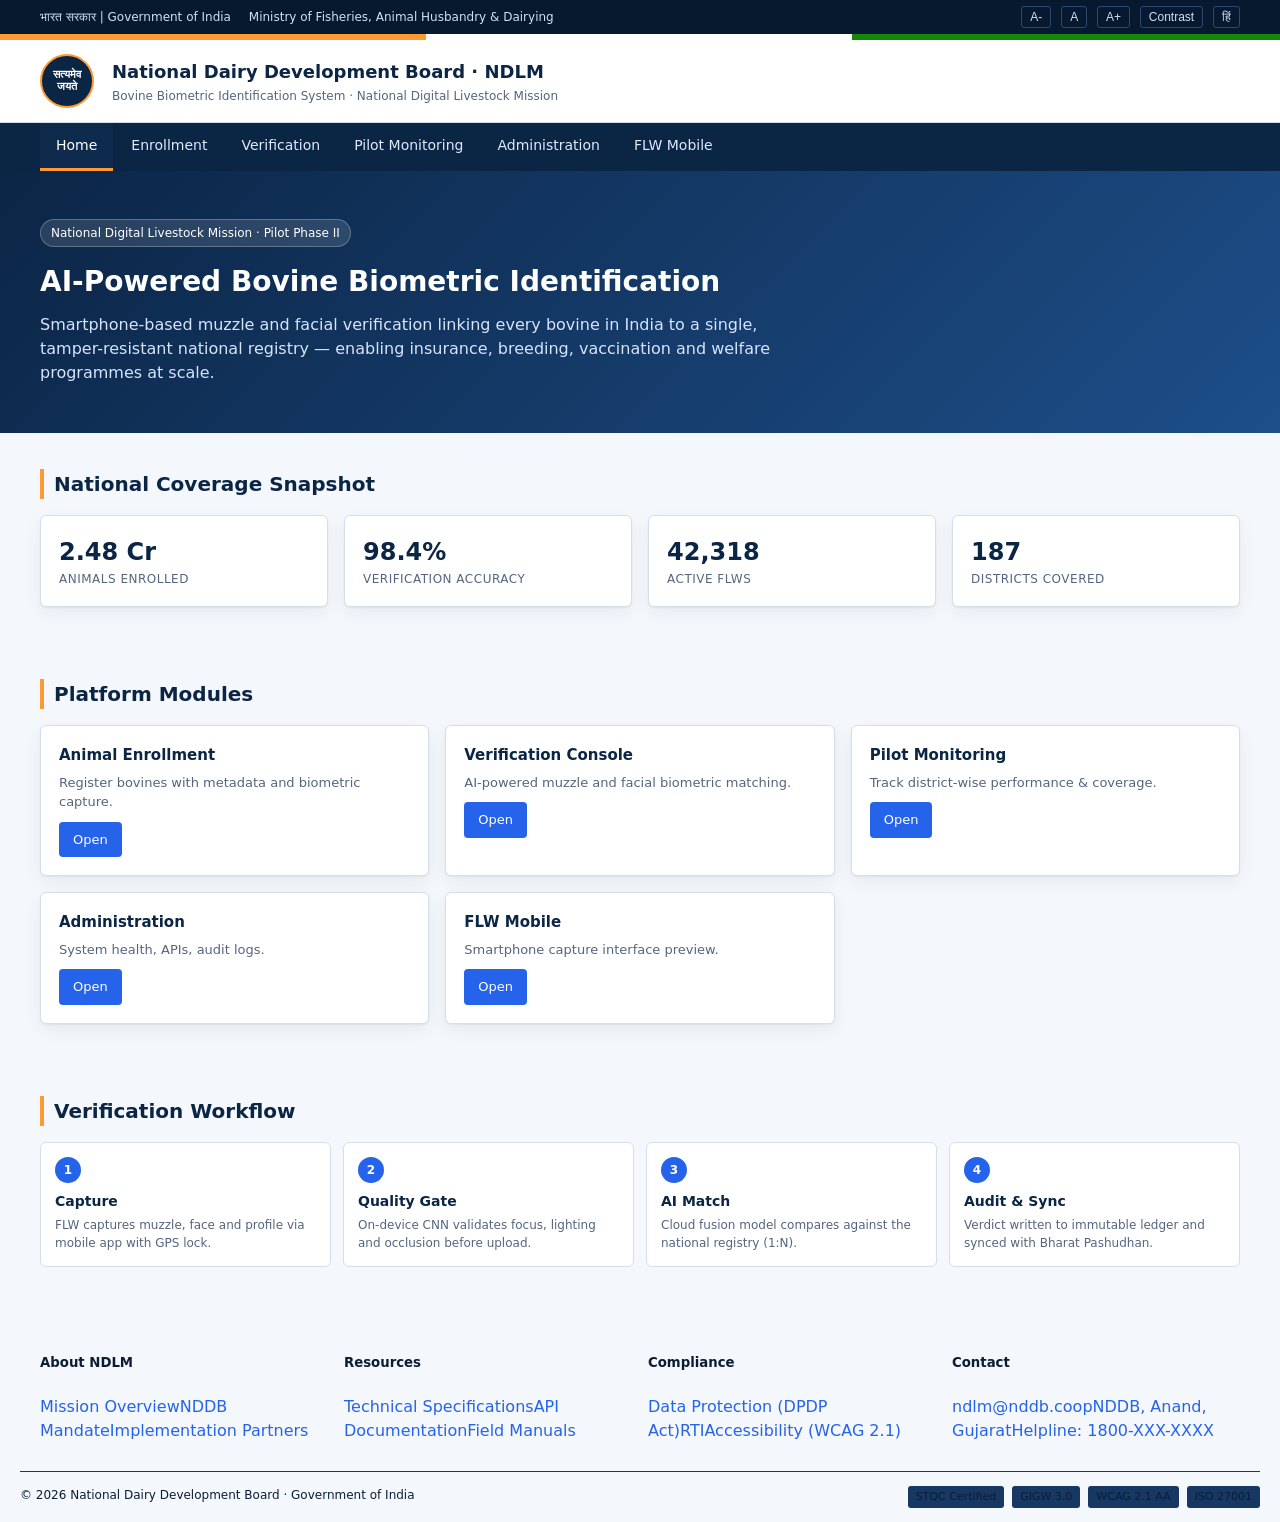
<file: static-site/index.html>
<!doctype html>
<html lang="en">
<head>
<meta charset="utf-8"/>
<meta name="viewport" content="width=device-width,initial-scale=1"/>
<title>NDDB · NDLM Bovine Biometric Identification System</title>
<meta name="description" content="National Digital Livestock Mission – Bovine Biometric Identification Platform by NDDB."/>
<link rel="stylesheet" href="styles.css"/>
</head>
<body>
<div id="gov-header"></div>

<section class="hero"><div class="container">
  <span class="badge">National Digital Livestock Mission · Pilot Phase II</span>
  <h2>AI-Powered Bovine Biometric Identification</h2>
  <p>Smartphone-based muzzle and facial verification linking every bovine in India to a single, tamper-resistant national registry — enabling insurance, breeding, vaccination and welfare programmes at scale.</p>
</div></section>

<section class="section"><div class="container">
  <h3>National Coverage Snapshot</h3>
  <div class="grid cols-4" id="stats-grid"></div>
</div></section>

<section class="section"><div class="container">
  <h3>Platform Modules</h3>
  <div class="grid cols-3" id="modules-grid"></div>
</div></section>

<section class="section"><div class="container">
  <h3>Verification Workflow</h3>
  <div class="workflow">
    <div class="step"><div class="n">1</div><h5>Capture</h5><p>FLW captures muzzle, face and profile via mobile app with GPS lock.</p></div>
    <div class="step"><div class="n">2</div><h5>Quality Gate</h5><p>On-device CNN validates focus, lighting and occlusion before upload.</p></div>
    <div class="step"><div class="n">3</div><h5>AI Match</h5><p>Cloud fusion model compares against the national registry (1:N).</p></div>
    <div class="step"><div class="n">4</div><h5>Audit & Sync</h5><p>Verdict written to immutable ledger and synced with Bharat Pashudhan.</p></div>
  </div>
</div></section>

<div id="gov-footer"></div>
<script src="app.js"></script>
<script>
NDLM.data().then(d=>{
  document.getElementById("stats-grid").innerHTML = d.stats.map(s=>
    `<div class="card stat"><div class="value">${s.value}</div><div class="label">${s.label}</div></div>`).join("");
  document.getElementById("modules-grid").innerHTML = d.modules.map(m=>
    `<div class="card module"><h4>${m.title}</h4><p>${m.desc}</p><a class="btn" href="${m.href}">Open</a></div>`).join("");
});
</script>
</body></html>
</file>
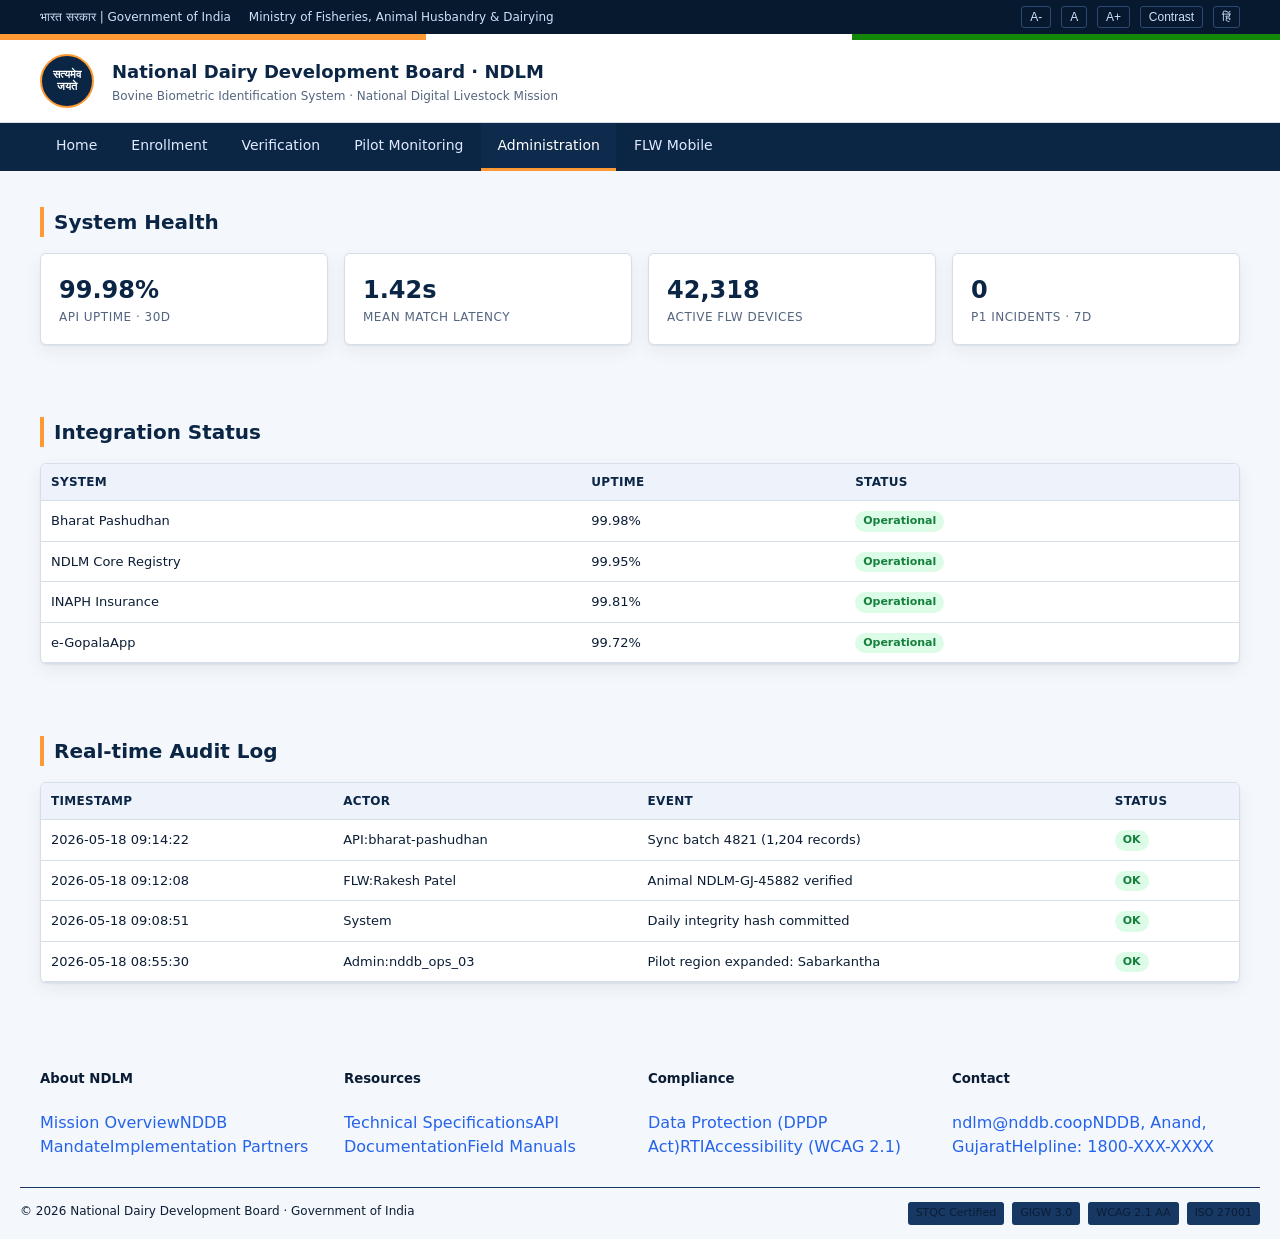
<file: static-site/admin.html>
<!doctype html>
<html lang="en">
<head>
<meta charset="utf-8"/><meta name="viewport" content="width=device-width,initial-scale=1"/>
<title>Administration · NDLM</title>
<link rel="stylesheet" href="styles.css"/>
</head>
<body>
<div id="gov-header"></div>
<section class="section"><div class="container">
  <h3>System Health</h3>
  <div class="grid cols-4">
    <div class="card stat"><div class="value">99.98%</div><div class="label">API Uptime · 30d</div></div>
    <div class="card stat"><div class="value">1.42s</div><div class="label">Mean Match Latency</div></div>
    <div class="card stat"><div class="value">42,318</div><div class="label">Active FLW Devices</div></div>
    <div class="card stat"><div class="value">0</div><div class="label">P1 Incidents · 7d</div></div>
  </div>
</div></section>

<section class="section"><div class="container">
  <h3>Integration Status</h3>
  <div class="card" style="padding:0;overflow:auto">
    <table>
      <thead><tr><th>System</th><th>Uptime</th><th>Status</th></tr></thead>
      <tbody id="int-rows"></tbody>
    </table>
  </div>
</div></section>

<section class="section"><div class="container">
  <h3>Real-time Audit Log</h3>
  <div class="card" style="padding:0;overflow:auto">
    <table>
      <thead><tr><th>Timestamp</th><th>Actor</th><th>Event</th><th>Status</th></tr></thead>
      <tbody id="audit-rows"></tbody>
    </table>
  </div>
</div></section>

<div id="gov-footer"></div>
<script src="app.js"></script>
<script>
NDLM.data().then(d=>{
  document.getElementById("int-rows").innerHTML = d.integrations.map(i=>
    `<tr><td>${i.name}</td><td>${i.uptime}</td><td><span class="tag ok">${i.status}</span></td></tr>`).join("");
  document.getElementById("audit-rows").innerHTML = d.auditLogs.map(l=>
    `<tr><td>${l.ts}</td><td>${l.actor}</td><td>${l.event}</td><td><span class="tag ok">${l.status}</span></td></tr>`).join("");
});
</script>
</body></html>
</file>
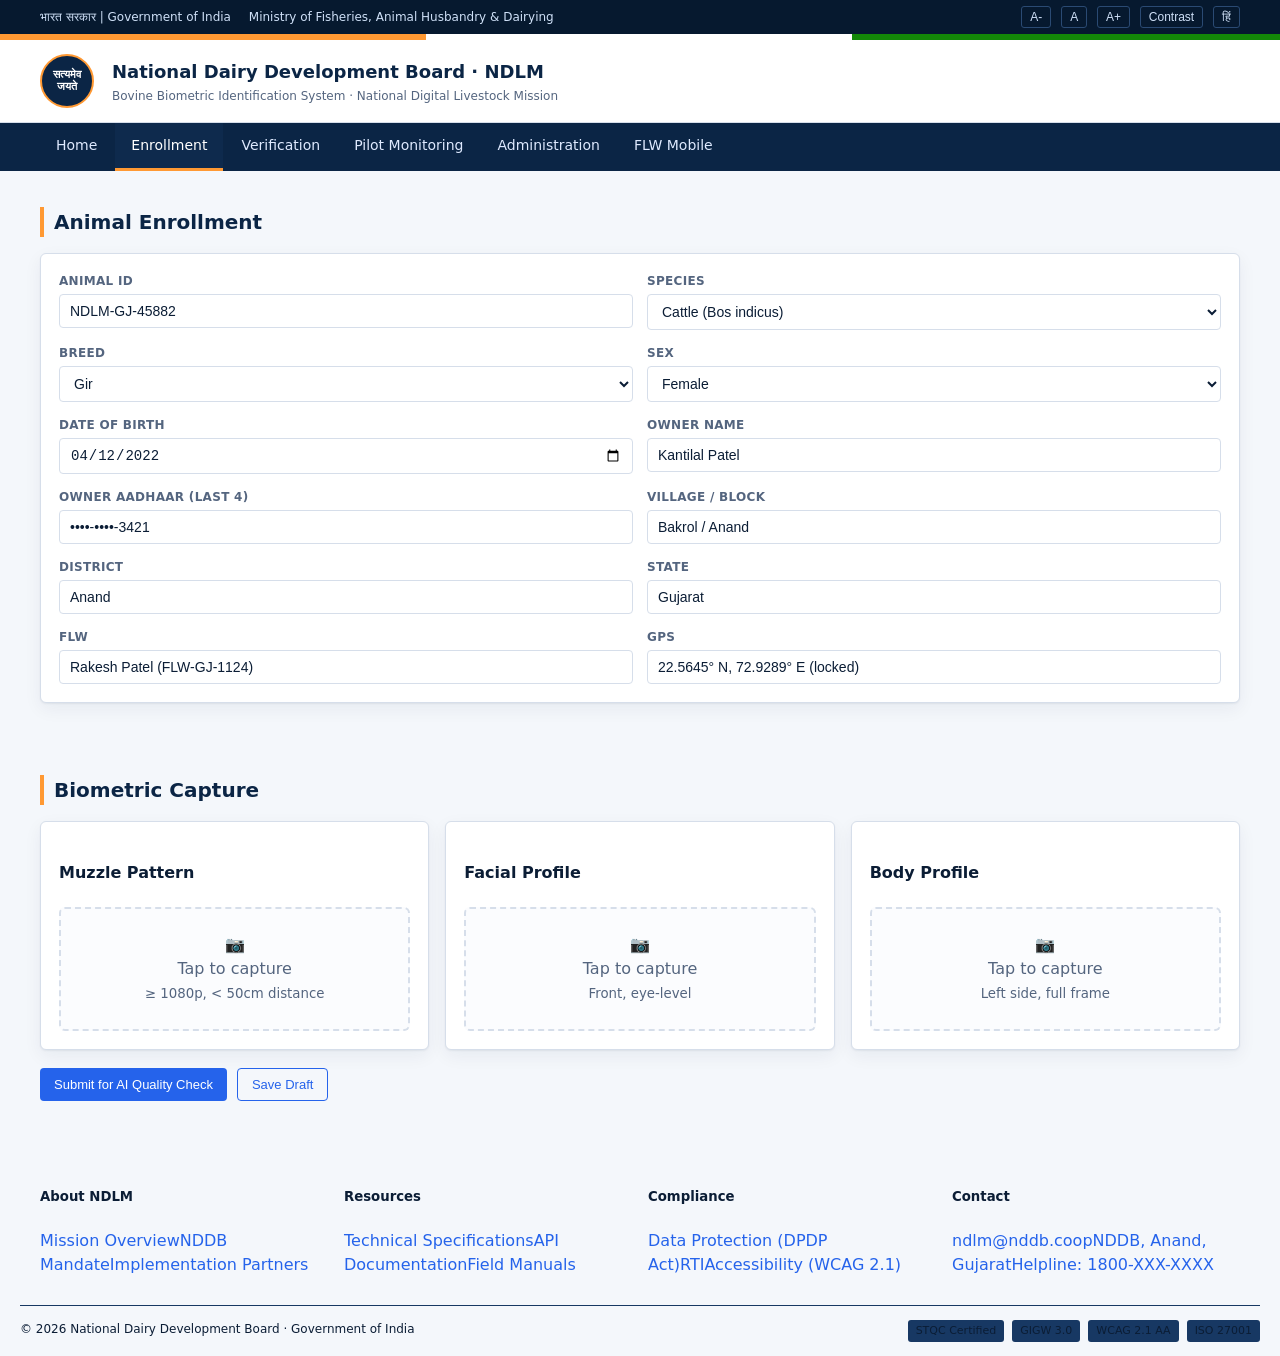
<file: static-site/enrollment.html>
<!doctype html>
<html lang="en">
<head>
<meta charset="utf-8"/><meta name="viewport" content="width=device-width,initial-scale=1"/>
<title>Animal Enrollment · NDLM</title>
<link rel="stylesheet" href="styles.css"/>
</head>
<body>
<div id="gov-header"></div>
<section class="section"><div class="container">
  <h3>Animal Enrollment</h3>
  <div class="card">
    <div class="form-grid">
      <div class="field"><label>Animal ID</label><input value="NDLM-GJ-45882" readonly/></div>
      <div class="field"><label>Species</label>
        <select><option>Cattle (Bos indicus)</option><option>Buffalo (Bubalus bubalis)</option></select></div>
      <div class="field"><label>Breed</label>
        <select><option>Gir</option><option>Sahiwal</option><option>Murrah</option><option>Tharparkar</option></select></div>
      <div class="field"><label>Sex</label>
        <select><option>Female</option><option>Male</option></select></div>
      <div class="field"><label>Date of Birth</label><input type="date" value="2022-04-12"/></div>
      <div class="field"><label>Owner Name</label><input value="Kantilal Patel"/></div>
      <div class="field"><label>Owner Aadhaar (last 4)</label><input value="••••-••••-3421" readonly/></div>
      <div class="field"><label>Village / Block</label><input value="Bakrol / Anand"/></div>
      <div class="field"><label>District</label><input value="Anand"/></div>
      <div class="field"><label>State</label><input value="Gujarat"/></div>
      <div class="field"><label>FLW</label><input value="Rakesh Patel (FLW-GJ-1124)" readonly/></div>
      <div class="field"><label>GPS</label><input value="22.5645° N, 72.9289° E (locked)" readonly/></div>
    </div>
  </div>
</div></section>

<section class="section"><div class="container">
  <h3>Biometric Capture</h3>
  <div class="grid cols-3">
    <div class="card"><h4>Muzzle Pattern</h4><div class="capture">📷<br>Tap to capture<br><small>≥ 1080p, < 50cm distance</small></div></div>
    <div class="card"><h4>Facial Profile</h4><div class="capture">📷<br>Tap to capture<br><small>Front, eye-level</small></div></div>
    <div class="card"><h4>Body Profile</h4><div class="capture">📷<br>Tap to capture<br><small>Left side, full frame</small></div></div>
  </div>
  <div style="margin-top:18px;display:flex;gap:10px;flex-wrap:wrap">
    <button class="btn">Submit for AI Quality Check</button>
    <button class="btn outline">Save Draft</button>
  </div>
</div></section>

<div id="gov-footer"></div>
<script src="app.js"></script>
</body></html>
</file>
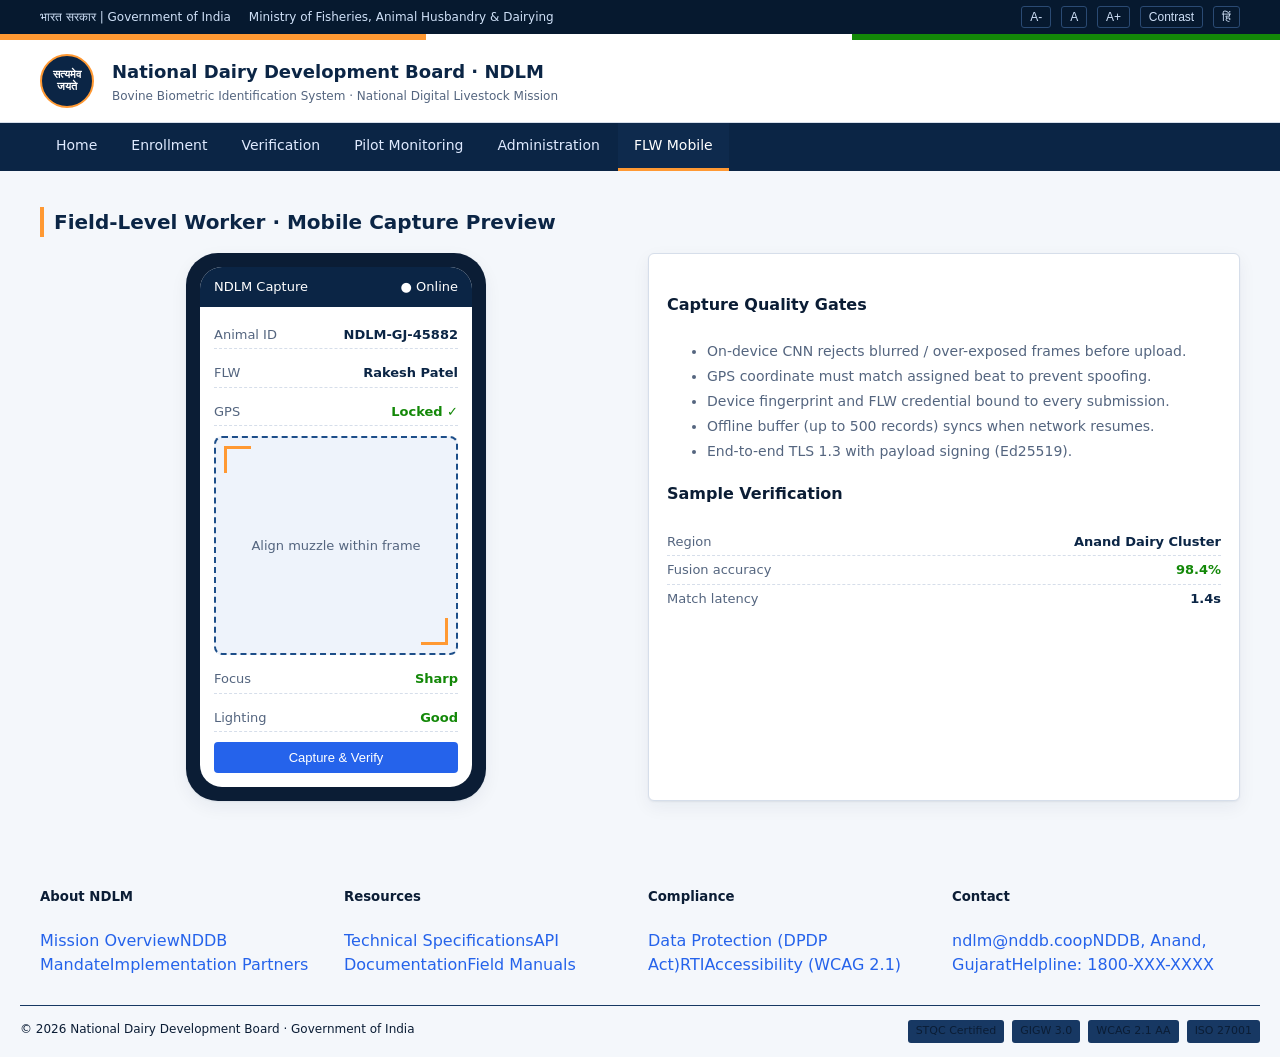
<file: static-site/mobile.html>
<!doctype html>
<html lang="en">
<head>
<meta charset="utf-8"/><meta name="viewport" content="width=device-width,initial-scale=1"/>
<title>FLW Mobile Capture · NDLM</title>
<link rel="stylesheet" href="styles.css"/>
</head>
<body>
<div id="gov-header"></div>
<section class="section"><div class="container">
  <h3>Field-Level Worker · Mobile Capture Preview</h3>
  <div class="dual">
    <div class="phone">
      <div class="phone-screen">
        <div class="phone-head"><span>NDLM Capture</span><span>● Online</span></div>
        <div class="phone-body">
          <div class="kv"><span>Animal ID</span><span>NDLM-GJ-45882</span></div>
          <div class="kv"><span>FLW</span><span>Rakesh Patel</span></div>
          <div class="kv"><span>GPS</span><span style="color:#138808">Locked ✓</span></div>
          <div class="viewfinder">Align muzzle within frame</div>
          <div class="kv"><span>Focus</span><span style="color:#138808">Sharp</span></div>
          <div class="kv"><span>Lighting</span><span style="color:#138808">Good</span></div>
          <button class="btn" style="width:100%">Capture & Verify</button>
        </div>
      </div>
    </div>
    <div class="card">
      <h4>Capture Quality Gates</h4>
      <ul style="color:var(--muted);font-size:14px;line-height:1.8">
        <li>On-device CNN rejects blurred / over-exposed frames before upload.</li>
        <li>GPS coordinate must match assigned beat to prevent spoofing.</li>
        <li>Device fingerprint and FLW credential bound to every submission.</li>
        <li>Offline buffer (up to 500 records) syncs when network resumes.</li>
        <li>End-to-end TLS 1.3 with payload signing (Ed25519).</li>
      </ul>
      <h4 style="margin-top:18px">Sample Verification</h4>
      <div class="kv"><span>Region</span><span>Anand Dairy Cluster</span></div>
      <div class="kv"><span>Fusion accuracy</span><span style="color:var(--india-green)">98.4%</span></div>
      <div class="kv"><span>Match latency</span><span>1.4s</span></div>
    </div>
  </div>
</div></section>
<div id="gov-footer"></div>
<script src="app.js"></script>
</body></html>
</file>
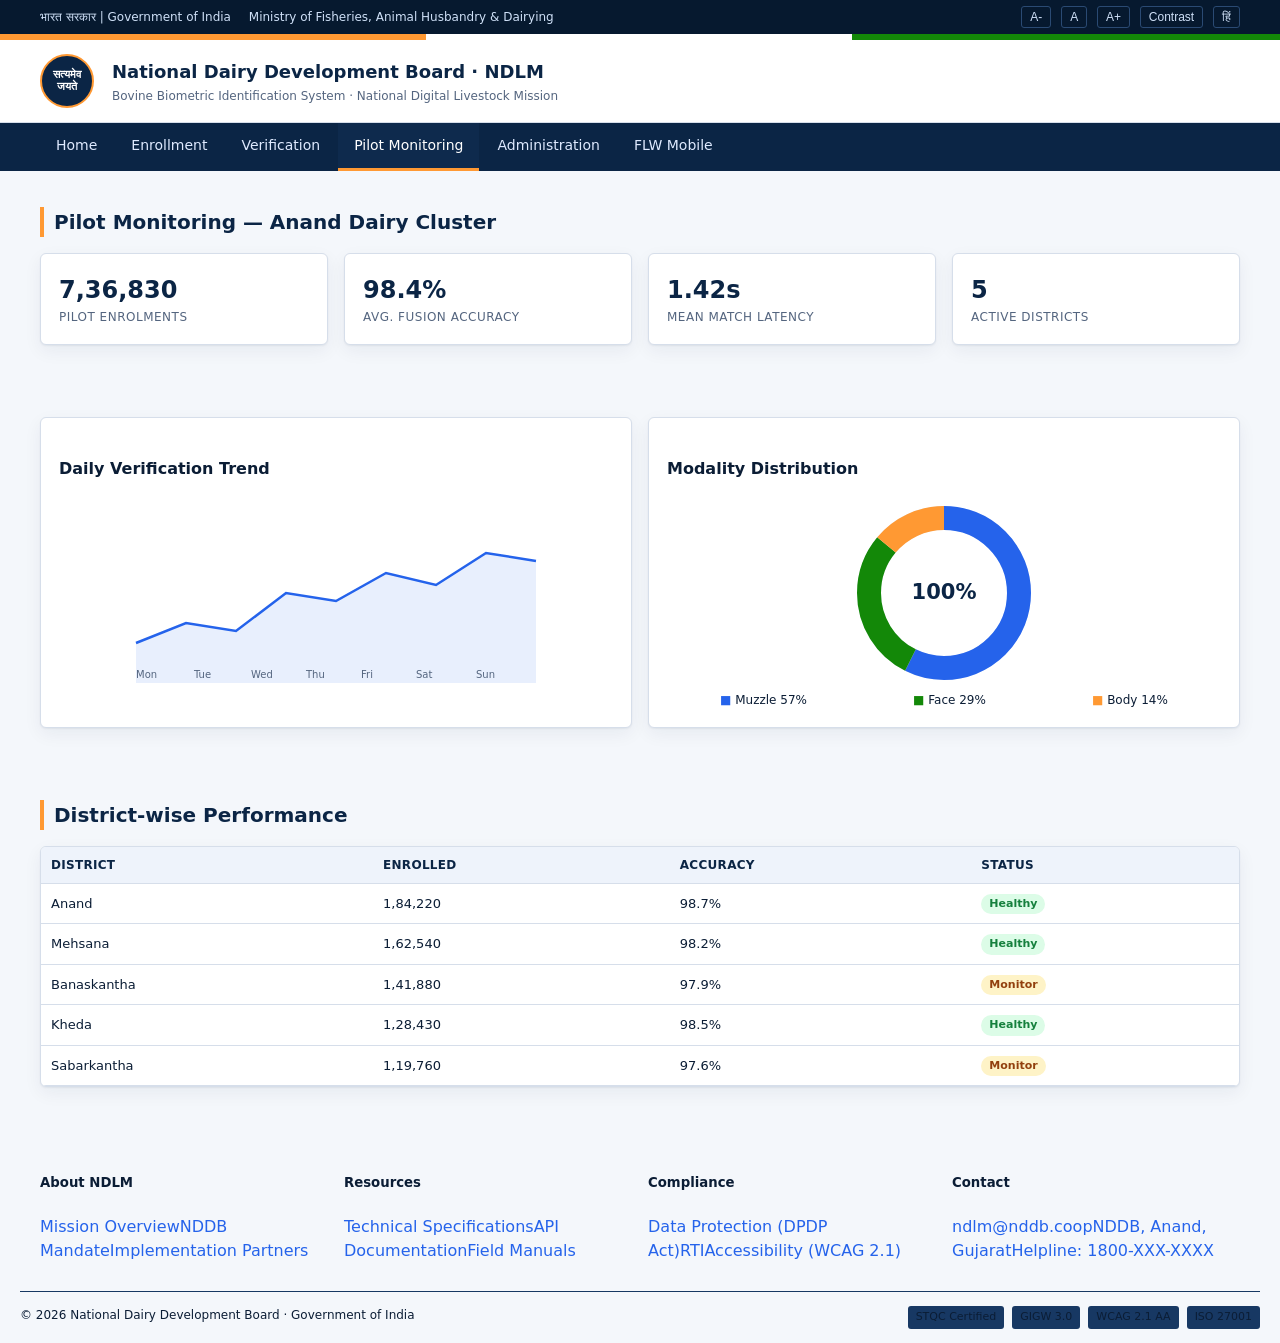
<file: static-site/monitoring.html>
<!doctype html>
<html lang="en">
<head>
<meta charset="utf-8"/><meta name="viewport" content="width=device-width,initial-scale=1"/>
<title>Pilot Monitoring · NDLM</title>
<link rel="stylesheet" href="styles.css"/>
</head>
<body>
<div id="gov-header"></div>
<section class="section"><div class="container">
  <h3>Pilot Monitoring — Anand Dairy Cluster</h3>
  <div class="grid cols-4">
    <div class="card stat"><div class="value">7,36,830</div><div class="label">Pilot enrolments</div></div>
    <div class="card stat"><div class="value">98.4%</div><div class="label">Avg. fusion accuracy</div></div>
    <div class="card stat"><div class="value">1.42s</div><div class="label">Mean match latency</div></div>
    <div class="card stat"><div class="value">5</div><div class="label">Active districts</div></div>
  </div>
</div></section>

<section class="section"><div class="container">
  <div class="dual">
    <div class="card"><h4>Daily Verification Trend</h4>
      <svg viewBox="0 0 400 180" width="100%" height="180" role="img" aria-label="Verification trend chart">
        <polyline fill="none" stroke="#2563eb" stroke-width="2.5"
          points="0,140 50,120 100,128 150,90 200,98 250,70 300,82 350,50 400,58"/>
        <polyline fill="rgba(37,99,235,.1)" stroke="none"
          points="0,140 50,120 100,128 150,90 200,98 250,70 300,82 350,50 400,58 400,180 0,180"/>
        <g font-size="10" fill="#54657f">
          <text x="0" y="175">Mon</text><text x="58" y="175">Tue</text><text x="115" y="175">Wed</text>
          <text x="170" y="175">Thu</text><text x="225" y="175">Fri</text><text x="280" y="175">Sat</text><text x="340" y="175">Sun</text>
        </g>
      </svg>
    </div>
    <div class="card"><h4>Modality Distribution</h4>
      <div class="donut">
        <svg viewBox="0 0 120 120" width="180" height="180" role="img" aria-label="Modality donut chart">
          <circle r="50" cx="60" cy="60" fill="none" stroke="#e7edf6" stroke-width="16"/>
          <circle r="50" cx="60" cy="60" fill="none" stroke="#2563eb" stroke-width="16"
            stroke-dasharray="180 314" transform="rotate(-90 60 60)"/>
          <circle r="50" cx="60" cy="60" fill="none" stroke="#138808" stroke-width="16"
            stroke-dasharray="90 314" stroke-dashoffset="-180" transform="rotate(-90 60 60)"/>
          <circle r="50" cx="60" cy="60" fill="none" stroke="#ff9933" stroke-width="16"
            stroke-dasharray="44 314" stroke-dashoffset="-270" transform="rotate(-90 60 60)"/>
          <text x="60" y="64" text-anchor="middle" font-size="14" fill="#0b2545" font-weight="700">100%</text>
        </svg>
      </div>
      <div style="display:flex;justify-content:space-around;font-size:12px;margin-top:8px">
        <span><b style="color:#2563eb">■</b> Muzzle 57%</span>
        <span><b style="color:#138808">■</b> Face 29%</span>
        <span><b style="color:#ff9933">■</b> Body 14%</span>
      </div>
    </div>
  </div>
</div></section>

<section class="section"><div class="container">
  <h3>District-wise Performance</h3>
  <div class="card" style="padding:0;overflow:auto">
    <table>
      <thead><tr><th>District</th><th>Enrolled</th><th>Accuracy</th><th>Status</th></tr></thead>
      <tbody id="dist-rows"></tbody>
    </table>
  </div>
</div></section>

<div id="gov-footer"></div>
<script src="app.js"></script>
<script>
NDLM.data().then(d=>{
  document.getElementById("dist-rows").innerHTML = d.districts.map(r=>
    `<tr><td>${r.name}</td><td>${r.enrolled.toLocaleString("en-IN")}</td><td>${r.accuracy}%</td>
     <td><span class="tag ${r.accuracy>=98?"ok":"warn"}">${r.accuracy>=98?"Healthy":"Monitor"}</span></td></tr>`).join("");
});
</script>
</body></html>
</file>
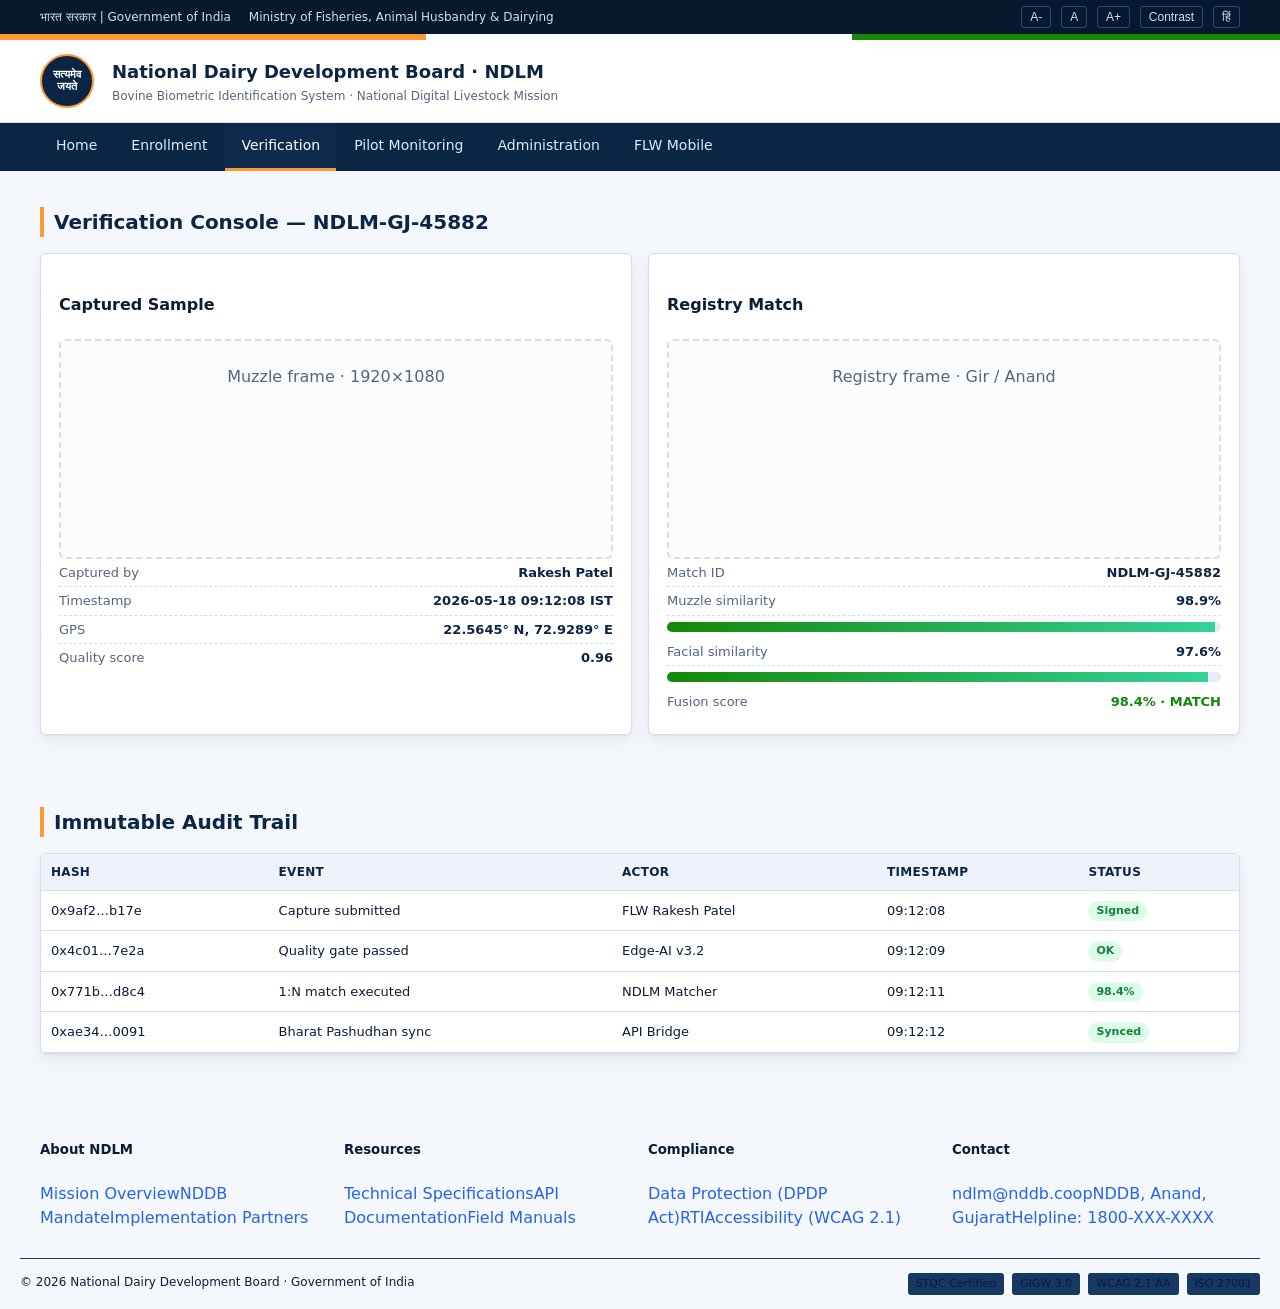
<file: static-site/verification.html>
<!doctype html>
<html lang="en">
<head>
<meta charset="utf-8"/><meta name="viewport" content="width=device-width,initial-scale=1"/>
<title>Verification Console · NDLM</title>
<link rel="stylesheet" href="styles.css"/>
</head>
<body>
<div id="gov-header"></div>
<section class="section"><div class="container">
  <h3>Verification Console — NDLM-GJ-45882</h3>
  <div class="dual">
    <div class="card"><h4>Captured Sample</h4>
      <div class="capture" style="min-height:220px">Muzzle frame · 1920×1080</div>
      <div class="kv"><span>Captured by</span><span>Rakesh Patel</span></div>
      <div class="kv"><span>Timestamp</span><span>2026-05-18 09:12:08 IST</span></div>
      <div class="kv"><span>GPS</span><span>22.5645° N, 72.9289° E</span></div>
      <div class="kv"><span>Quality score</span><span>0.96</span></div>
    </div>
    <div class="card"><h4>Registry Match</h4>
      <div class="capture" style="min-height:220px">Registry frame · Gir / Anand</div>
      <div class="kv"><span>Match ID</span><span>NDLM-GJ-45882</span></div>
      <div class="kv"><span>Muzzle similarity</span><span>98.9%</span></div>
      <div class="match-bar"><span style="width:98.9%"></span></div>
      <div class="kv"><span>Facial similarity</span><span>97.6%</span></div>
      <div class="match-bar"><span style="width:97.6%"></span></div>
      <div class="kv"><span>Fusion score</span><span style="color:var(--india-green)">98.4% · MATCH</span></div>
    </div>
  </div>
</div></section>

<section class="section"><div class="container">
  <h3>Immutable Audit Trail</h3>
  <div class="card" style="padding:0;overflow:auto">
    <table>
      <thead><tr><th>Hash</th><th>Event</th><th>Actor</th><th>Timestamp</th><th>Status</th></tr></thead>
      <tbody>
        <tr><td>0x9af2…b17e</td><td>Capture submitted</td><td>FLW Rakesh Patel</td><td>09:12:08</td><td><span class="tag ok">Signed</span></td></tr>
        <tr><td>0x4c01…7e2a</td><td>Quality gate passed</td><td>Edge-AI v3.2</td><td>09:12:09</td><td><span class="tag ok">OK</span></td></tr>
        <tr><td>0x771b…d8c4</td><td>1:N match executed</td><td>NDLM Matcher</td><td>09:12:11</td><td><span class="tag ok">98.4%</span></td></tr>
        <tr><td>0xae34…0091</td><td>Bharat Pashudhan sync</td><td>API Bridge</td><td>09:12:12</td><td><span class="tag ok">Synced</span></td></tr>
      </tbody>
    </table>
  </div>
</div></section>
<div id="gov-footer"></div>
<script src="app.js"></script>
</body></html>
</file>
<file: static-site/styles.css>
:root{
  --gov-navy:#0b2545;
  --gov-blue:#13315c;
  --gov-blue-2:#1d4e89;
  --gov-accent:#2563eb;
  --saffron:#ff9933;
  --india-green:#138808;
  --bg:#f4f7fb;
  --surface:#ffffff;
  --border:#d6deea;
  --text:#0b1d35;
  --muted:#54657f;
  --shadow:0 1px 2px rgba(11,37,69,.06),0 6px 18px rgba(11,37,69,.06);
}
.high-contrast{
  --bg:#000;--surface:#000;--text:#fff;--muted:#ffeb3b;
  --border:#fff;--gov-navy:#000;--gov-blue:#000;--gov-accent:#ffeb3b;
}
*{box-sizing:border-box}
html,body{margin:0;padding:0;background:var(--bg);color:var(--text);font-family:"Inter","Segoe UI",system-ui,Arial,sans-serif;line-height:1.5}
a{color:var(--gov-accent);text-decoration:none}
a:hover{text-decoration:underline}
.container{max-width:1240px;margin:0 auto;padding:0 20px}
.utility-bar{background:#06192f;color:#cfe0f7;font-size:12px}
.utility-bar .container{display:flex;justify-content:space-between;align-items:center;height:34px;flex-wrap:wrap;gap:8px}
.utility-bar .left span{margin-right:14px}
.utility-bar button{background:transparent;border:1px solid #2a4a73;color:#cfe0f7;font-size:12px;padding:3px 8px;border-radius:3px;cursor:pointer;margin-left:6px}
.utility-bar button:hover{background:#0e2a4d}
.gov-strip{height:6px;background:linear-gradient(90deg,var(--saffron) 0 33.3%,#fff 33.3% 66.6%,var(--india-green) 66.6% 100%)}
.header{background:var(--surface);border-bottom:1px solid var(--border)}
.header .container{display:flex;align-items:center;gap:18px;padding-top:14px;padding-bottom:14px}
.emblem{width:54px;height:54px;border-radius:50%;background:var(--gov-navy);color:#fff;display:grid;place-items:center;font-weight:700;font-size:11px;text-align:center;line-height:1.1;border:2px solid var(--saffron)}
.brand h1{margin:0;font-size:18px;color:var(--gov-navy)}
.brand p{margin:2px 0 0;font-size:12px;color:var(--muted)}
.nav{background:var(--gov-navy)}
.nav .container{display:flex;flex-wrap:wrap;gap:2px}
.nav a{color:#dfeaff;padding:12px 16px;font-size:14px;font-weight:500;border-bottom:3px solid transparent}
.nav a:hover{background:#0e2a4d;text-decoration:none}
.nav a.active{background:#0e2a4d;border-bottom-color:var(--saffron);color:#fff}
.hero{background:linear-gradient(135deg,var(--gov-navy),var(--gov-blue-2));color:#fff;padding:48px 0}
.hero h2{margin:0 0 10px;font-size:28px}
.hero p{margin:0;max-width:760px;color:#d6e4ff}
.badge{display:inline-block;background:rgba(255,255,255,.12);border:1px solid rgba(255,255,255,.25);color:#fff;padding:4px 10px;border-radius:999px;font-size:12px;margin-bottom:14px}
.section{padding:36px 0}
.section h3{margin:0 0 16px;color:var(--gov-navy);font-size:20px;border-left:4px solid var(--saffron);padding-left:10px}
.grid{display:grid;gap:16px}
.grid.cols-2{grid-template-columns:repeat(2,1fr)}
.grid.cols-3{grid-template-columns:repeat(3,1fr)}
.grid.cols-4{grid-template-columns:repeat(4,1fr)}
.grid.cols-5{grid-template-columns:repeat(5,1fr)}
@media(max-width:900px){.grid.cols-3,.grid.cols-4,.grid.cols-5{grid-template-columns:repeat(2,1fr)}}
@media(max-width:560px){.grid.cols-2,.grid.cols-3,.grid.cols-4,.grid.cols-5{grid-template-columns:1fr}}
.card{background:var(--surface);border:1px solid var(--border);border-radius:6px;padding:18px;box-shadow:var(--shadow)}
.stat .value{font-size:24px;font-weight:700;color:var(--gov-navy)}
.stat .label{font-size:12px;color:var(--muted);text-transform:uppercase;letter-spacing:.5px}
.module h4{margin:0 0 6px;color:var(--gov-navy);font-size:15px}
.module p{margin:0 0 10px;color:var(--muted);font-size:13px}
.btn{display:inline-block;background:var(--gov-accent);color:#fff;padding:8px 14px;border-radius:4px;font-size:13px;border:none;cursor:pointer}
.btn:hover{background:#1d4ed8;text-decoration:none;color:#fff}
.btn.outline{background:transparent;color:var(--gov-accent);border:1px solid var(--gov-accent)}
.workflow{display:flex;gap:12px;flex-wrap:wrap}
.step{flex:1;min-width:180px;background:var(--surface);border:1px solid var(--border);border-radius:6px;padding:14px;position:relative}
.step .n{display:inline-grid;place-items:center;width:26px;height:26px;background:var(--gov-accent);color:#fff;border-radius:50%;font-size:12px;font-weight:700;margin-bottom:8px}
.step h5{margin:0 0 4px;font-size:14px;color:var(--gov-navy)}
.step p{margin:0;font-size:12px;color:var(--muted)}
.form-grid{display:grid;grid-template-columns:repeat(2,1fr);gap:14px}
@media(max-width:680px){.form-grid{grid-template-columns:1fr}}
.field label{display:block;font-size:12px;color:var(--muted);margin-bottom:4px;font-weight:600;text-transform:uppercase;letter-spacing:.3px}
.field input,.field select,.field textarea{width:100%;padding:8px 10px;border:1px solid var(--border);border-radius:4px;font-size:14px;background:var(--surface);color:var(--text)}
.field input:focus,.field select:focus,.field textarea:focus{outline:2px solid var(--gov-accent);border-color:var(--gov-accent)}
.capture{border:2px dashed var(--border);border-radius:6px;padding:24px;text-align:center;color:var(--muted);background:#fbfcfe}
.dual{display:grid;grid-template-columns:1fr 1fr;gap:16px}
@media(max-width:780px){.dual{grid-template-columns:1fr}}
.match-bar{height:10px;background:#e7edf6;border-radius:99px;overflow:hidden;margin:6px 0}
.match-bar > span{display:block;height:100%;background:linear-gradient(90deg,var(--india-green),#34d399)}
table{width:100%;border-collapse:collapse;font-size:13px}
th,td{padding:9px 10px;text-align:left;border-bottom:1px solid var(--border)}
th{background:#eef3fb;color:var(--gov-navy);font-size:12px;text-transform:uppercase;letter-spacing:.3px}
tr:hover td{background:#f7faff}
.tag{display:inline-block;padding:2px 8px;border-radius:99px;font-size:11px;font-weight:600}
.tag.ok{background:#dcfce7;color:#15803d}
.tag.warn{background:#fef3c7;color:#92400e}
.tag.err{background:#fee2e2;color:#991b1b}
.phone{width:300px;margin:0 auto;background:#0b1d35;border-radius:32px;padding:14px;box-shadow:var(--shadow)}
.phone-screen{background:#fff;border-radius:22px;overflow:hidden;min-height:520px;display:flex;flex-direction:column}
.phone-head{background:var(--gov-navy);color:#fff;padding:10px 14px;font-size:13px;display:flex;justify-content:space-between}
.phone-body{padding:14px;flex:1;display:flex;flex-direction:column;gap:10px;font-size:13px}
.viewfinder{flex:1;border:2px dashed #1d4e89;border-radius:8px;background:#eef3fb;display:grid;place-items:center;color:var(--muted);min-height:200px;position:relative}
.viewfinder::before,.viewfinder::after{content:"";position:absolute;width:24px;height:24px;border:3px solid var(--saffron)}
.viewfinder::before{top:8px;left:8px;border-right:none;border-bottom:none}
.viewfinder::after{bottom:8px;right:8px;border-left:none;border-top:none}
.kv{display:flex;justify-content:space-between;font-size:13px;padding:4px 0;border-bottom:1px dashed var(--border)}
.kv:last-child{border-bottom:none}
.kv span:first-child{color:var(--muted)}
.kv span:last-child{font-weight:600;color:var(--gov-navy)}
.donut{display:grid;place-items:center}
.footer{background:var(--gov-navy);color:#cfe0f7;margin-top:40px}
.footer-top{padding:28px 0}
.footer h5{margin:0 0 10px;color:#fff;font-size:14px}
.footer a{color:#cfe0f7;display:block;font-size:13px;padding:3px 0}
.footer-bottom{border-top:1px solid #173863;padding:14px 0;font-size:12px;display:flex;justify-content:space-between;flex-wrap:wrap;gap:8px}
.compliance{display:flex;gap:8px;flex-wrap:wrap}
.compliance span{background:#173863;padding:3px 8px;border-radius:3px;font-size:11px}
</file>
